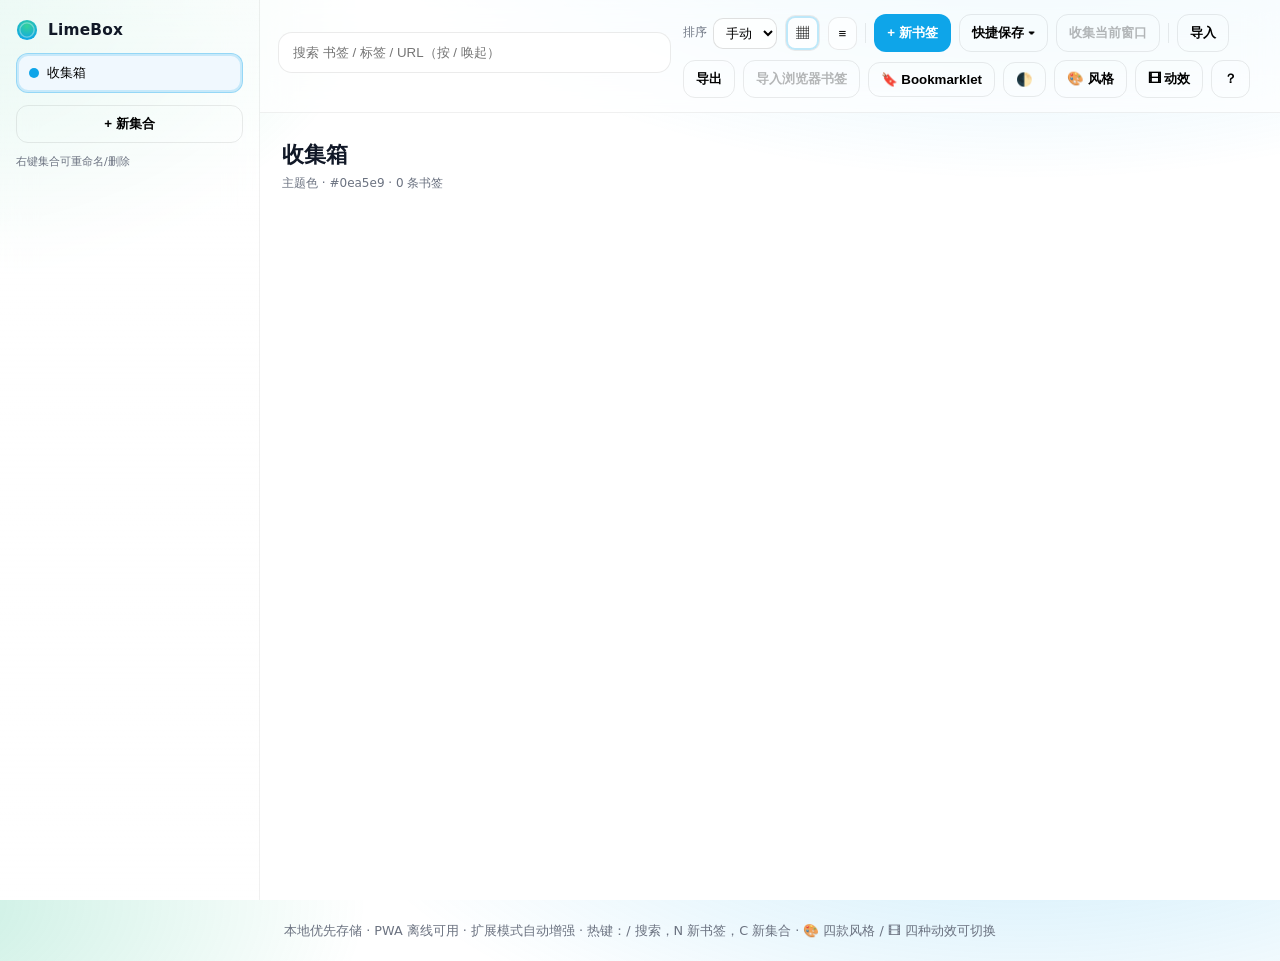
<file: index.html>
<!doctype html>
<html lang="zh-CN" data-page="app">
<head>
  <meta charset="utf-8" />
  <meta name="viewport" content="width=device-width, initial-scale=1" />
  <title>LimeBox — 现代书签集合</title>
  <meta name="theme-color" content="#0ea5e9">
  <link rel="manifest" href="site.webmanifest">
  <link rel="icon" href="icons/lime.svg">
  <meta name="description" content="轻量、现代的书签/集合管理器。灵感来自 Toby & Pinbox。">
  <link rel="stylesheet" href="styles.css">
</head>
<body>
  <noscript><div class="noscript">本页面需要启用 JavaScript。</div></noscript>
  <div id="debug" class="debug"></div>

  <div class="shell">
    <aside class="sidebar" id="sidebar">
      <div class="brand">
        <img src="icons/lime.svg" alt="LimeBox" class="logo">
        <strong>LimeBox</strong>
      </div>
      <nav id="collections" class="collections"></nav>
      <div class="sidebar-footer">
        <button id="btn-new-collection" class="btn ghost w-full">+ 新集合</button>
      </div>
      <div class="sidebar-hint">右键集合可重命名/删除</div>
    </aside>

    <main class="main">
      <header class="toolbar glass">
        <div class="search-wrap">
          <input id="search" type="search" placeholder="搜索 书签 / 标签 / URL（按 / 唤起）" autocomplete="off" />
          <div id="quick-tags" class="quick-tags" aria-live="polite"></div>
        </div>
        <div class="toolbar-actions">
          <label class="sort">
            排序
            <select id="sort-select">
              <option value="order">手动</option>
              <option value="created">创建</option>
              <option value="title">标题</option>
            </select>
          </label>
          <button id="btn-view-grid" class="icon-btn" title="宫格视图" aria-pressed="true">▦</button>
          <button id="btn-view-list" class="icon-btn" title="列表视图" aria-pressed="false">≡</button>
          <div class="split"></div>
          <button id="btn-new-bookmark" class="btn primary">+ 新书签</button>
          <div class="dropdown" id="quick-save">
            <button id="btn-quick-save" class="btn ghost">快捷保存 ▾</button>
            <div class="dropdown-menu" id="quick-save-menu" hidden></div>
          </div>
          <button id="btn-save-open-tabs" class="btn ghost" title="仅扩展模式可用">收集当前窗口</button>
          <div class="split"></div>
          <button id="btn-import-json" class="btn ghost">导入</button>
          <button id="btn-export-json" class="btn ghost">导出</button>
          <button id="btn-import-chrome" class="btn ghost" title="仅扩展模式可用">导入浏览器书签</button>
          <button id="btn-bookmarklet" class="btn ghost" title="安装收藏书签工具">🔖 Bookmarklet</button>
          <button id="btn-theme" class="btn ghost" title="切换主题">🌓</button>
          <button id="btn-style" class="btn ghost" title="切换风格（配色/圆角）">🎨 风格</button>
          <button id="btn-motion" class="btn ghost" title="切换动效">🎞 动效</button>
          <button id="btn-help" class="btn ghost" title="帮助/快捷键">？</button>
        </div>
      </header>

      <section class="board-head">
        <h1 id="board-title" class="board-title">收集箱</h1>
        <p id="board-sub" class="board-sub">用集合组织你的书签。支持标签、搜索与拖拽排序。</p>
      </section>

      <section id="grid" class="grid" aria-live="polite"></section>
    </main>
  </div>

  <!-- 书签编辑弹窗 -->
  <dialog id="dlg-bookmark" class="dialog">
    <form method="dialog" id="form-bookmark">
      <h3 id="dlg-bm-title">新建书签</h3>
      <div class="two-col">
        <label>标题 <input required name="title" placeholder="例如：LimeBox 项目" /></label>
        <label>链接 <input required name="url" type="url" placeholder="https://example.com" /></label>
      </div>
      <div class="two-col">
        <label>标签（逗号分隔） <input name="tags" placeholder="productivity, reading" /></label>
        <label>集合
          <select name="collectionId" id="bm-collection"></select>
        </label>
      </div>
      <label>备注 <textarea name="note" rows="3" placeholder="可选"></textarea></label>
      <menu>
        <button value="cancel" class="btn ghost">取消</button>
        <button value="ok" class="btn primary">保存</button>
      </menu>
      <input type="hidden" name="id" />
    </form>
  </dialog>

  <!-- 集合编辑弹窗（支持删除） -->
  <dialog id="dlg-collection" class="dialog">
    <form method="dialog" id="form-collection">
      <h3 id="dlg-col-title">新建集合</h3>
      <div class="two-col">
        <label>名称 <input required name="name" placeholder="例如：阅读清单" /></label>
        <label>颜色 <input name="color" type="color" value="#10b981" /></label>
        <label>上级集合 <select name="parentId" id="col-parent"><option value="">（无上级 / 根）</option></select></label>
      </div>
      <div id="col-danger" class="danger-zone" hidden>
        <strong>危险操作</strong>
        <label><input type="checkbox" id="col-move-to-inbox" checked> 删除时将书签移动到“收集箱”</label>
        <p class="muted">若不勾选，删除集合将同时删除其中的书签。</p>
        <button type="button" id="btn-col-delete" class="btn danger">删除该集合</button>
      </div>
      <menu>
        <button value="cancel" class="btn ghost">取消</button>
        <button value="ok" class="btn primary">保存</button>
      </menu>
      <input type="hidden" name="id" />
    </form>
  </dialog>

  <!-- 帮助 -->
  <dialog id="dlg-help" class="dialog">
    <form method="dialog">
      <h3>帮助 & 快捷键</h3>
      <ul class="help-list">
        <li>按 <kbd>/</kbd> 聚焦搜索</li>
        <li>按 <kbd>N</kbd> 新建书签</li>
        <li>按 <kbd>C</kbd> 新建集合</li>
        <li>点击卡片上的 <em>🔗</em> 打开、<em>✏️</em> 编辑、<em>🗑️</em> 删除</li>
        <li>书签卡片支持拖拽排序（选择“手动”排序）</li>
        <li>右键集合标签可重命名或删除</li>
        <li>“🔖 Bookmarklet” 可一键把当前网页发送到 LimeBox</li>
      </ul>
      <menu>
        <button value="ok" class="btn primary">知道了</button>
      </menu>
    </form>
  </dialog>

  <footer class="foot">
    <small>本地优先存储 · PWA 离线可用 · 扩展模式自动增强 · 热键：/ 搜索，N 新书签，C 新集合 · 🎨 四款风格 / 🎞 四种动效可切换</small>
  </footer>

  <script>
    // 预览模式：index.html?demo=1 或 preview.html 会注入示例数据
    window.LimeDemo = window.LimeDemo || (new URL(location.href).searchParams.get('demo') === '1');

    // 简易错误提示
    window.addEventListener('error', (e) => {
      const box = document.getElementById('debug');
      if (!box) return;
      box.style.display = 'block';
      box.textContent = 'Runtime error: ' + (e.message || e.error);
    });
  </script>
  <script defer src="storage.js"></script>
  <script defer src="app.js"></script>
  <script>
    if ('serviceWorker' in navigator && !location.href.startsWith('chrome-extension://')) {
      navigator.serviceWorker.register('./service-worker.js').catch(console.warn);
    }

    // <dialog> 兼容处理（简易 polyfill）
    (function(){
      const supported = !!window.HTMLDialogElement && !!HTMLDialogElement.prototype.showModal;
      if (supported) return;
      document.querySelectorAll('dialog').forEach(dlg => {
        if (!dlg.showModal) {
          dlg.showModal = function(){ this.setAttribute('open',''); };
        }
        if (!dlg.close) {
          dlg.close = function(){ this.removeAttribute('open'); };
        }
      });
    })();
  </script>
</body>
</html>
</file>
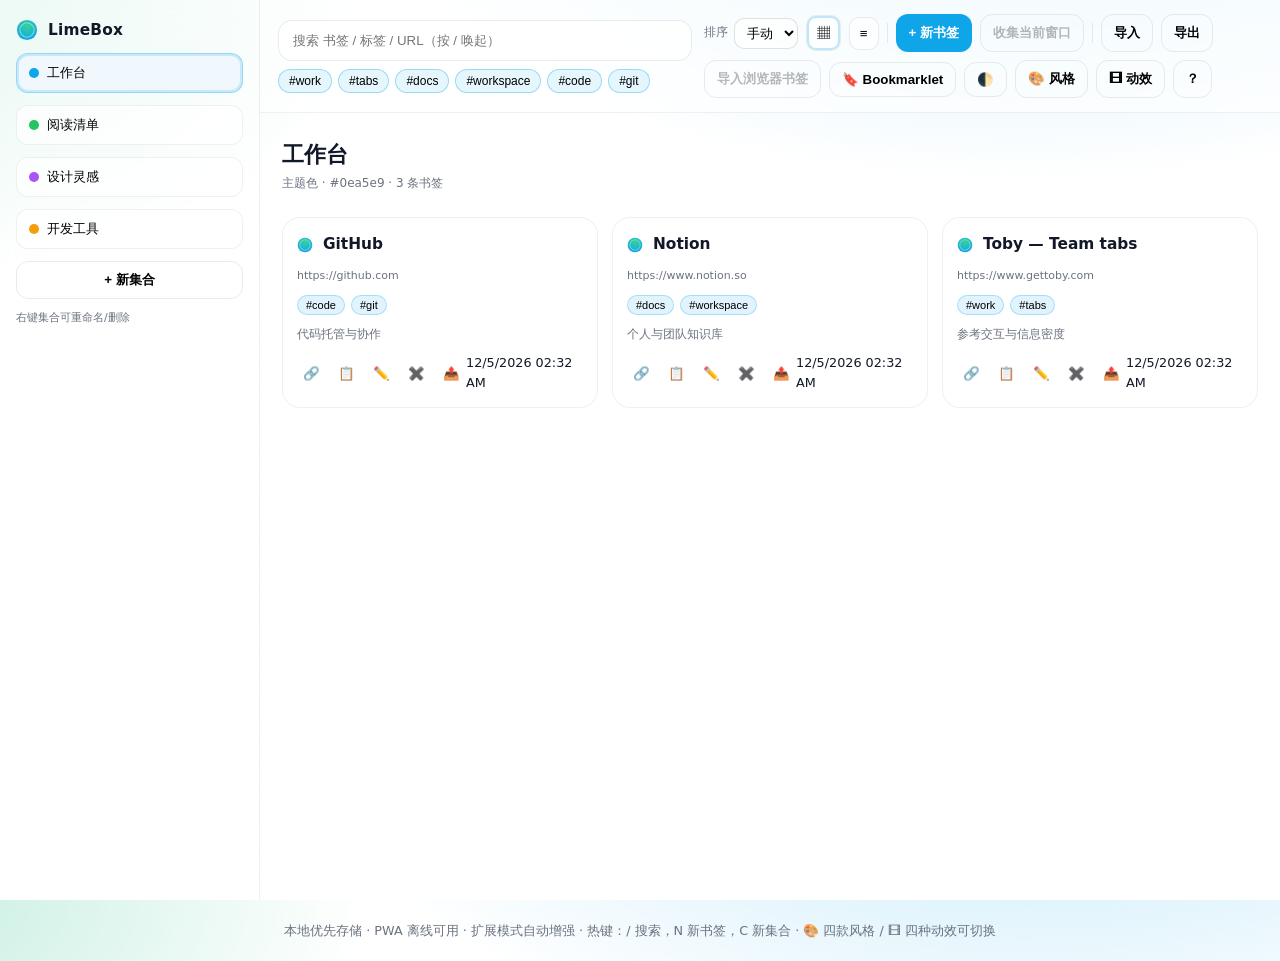
<file: preview.html>
<!doctype html>
<html lang="zh-CN" data-page="preview">
<head>
  <meta charset="utf-8" />
  <meta name="viewport" content="width=device-width, initial-scale=1" />
  <title>LimeBox 预览</title>
  <link rel="icon" href="icons/lime.svg">
  <link rel="stylesheet" href="styles.css">
</head>
<body>
  <script>window.LimeDemo = true;</script>
  
  <noscript><div class="noscript">本页面需要启用 JavaScript。</div></noscript>
  <div id="debug" class="debug"></div>

  <div class="shell">
    <aside class="sidebar" id="sidebar">
      <div class="brand">
        <img src="icons/lime.svg" alt="LimeBox" class="logo">
        <strong>LimeBox</strong>
      </div>
      <nav id="collections" class="collections"></nav>
      <div class="sidebar-footer">
        <button id="btn-new-collection" class="btn ghost w-full">+ 新集合</button>
      </div>
      <div class="sidebar-hint">右键集合可重命名/删除</div>
    </aside>

    <main class="main">
      <header class="toolbar glass">
        <div class="search-wrap">
          <input id="search" type="search" placeholder="搜索 书签 / 标签 / URL（按 / 唤起）" autocomplete="off" />
          <div id="quick-tags" class="quick-tags" aria-live="polite"></div>
        </div>
        <div class="toolbar-actions">
          <label class="sort">
            排序
            <select id="sort-select">
              <option value="order">手动</option>
              <option value="created">创建</option>
              <option value="title">标题</option>
            </select>
          </label>
          <button id="btn-view-grid" class="icon-btn" title="宫格视图" aria-pressed="true">▦</button>
          <button id="btn-view-list" class="icon-btn" title="列表视图" aria-pressed="false">≡</button>
          <div class="split"></div>
          <button id="btn-new-bookmark" class="btn primary">+ 新书签</button>
          <button id="btn-save-open-tabs" class="btn ghost" title="仅扩展模式可用">收集当前窗口</button>
          <div class="split"></div>
          <button id="btn-import-json" class="btn ghost">导入</button>
          <button id="btn-export-json" class="btn ghost">导出</button>
          <button id="btn-import-chrome" class="btn ghost" title="仅扩展模式可用">导入浏览器书签</button>
          <button id="btn-bookmarklet" class="btn ghost" title="安装收藏书签工具">🔖 Bookmarklet</button>
          <button id="btn-theme" class="btn ghost" title="切换主题">🌓</button>
          <button id="btn-style" class="btn ghost" title="切换风格（配色/圆角）">🎨 风格</button>
          <button id="btn-motion" class="btn ghost" title="切换动效">🎞 动效</button>
          <button id="btn-help" class="btn ghost" title="帮助/快捷键">？</button>
        </div>
      </header>

      <section class="board-head">
        <h1 id="board-title" class="board-title">收集箱</h1>
        <p id="board-sub" class="board-sub">用集合组织你的书签。支持标签、搜索与拖拽排序。</p>
      </section>

      <section id="grid" class="grid" aria-live="polite"></section>
    </main>
  </div>

  <!-- 书签编辑弹窗 -->
  <dialog id="dlg-bookmark" class="dialog">
    <form method="dialog" id="form-bookmark">
      <h3 id="dlg-bm-title">新建书签</h3>
      <div class="two-col">
        <label>标题 <input required name="title" placeholder="例如：LimeBox 项目" /></label>
        <label>链接 <input required name="url" type="url" placeholder="https://example.com" /></label>
      </div>
      <div class="two-col">
        <label>标签（逗号分隔） <input name="tags" placeholder="productivity, reading" /></label>
        <label>集合
          <select name="collectionId" id="bm-collection"></select>
        </label>
      </div>
      <label>备注 <textarea name="note" rows="3" placeholder="可选"></textarea></label>
      <menu>
        <button value="cancel" class="btn ghost">取消</button>
        <button value="ok" class="btn primary">保存</button>
      </menu>
      <input type="hidden" name="id" />
    </form>
  </dialog>

  <!-- 集合编辑弹窗（支持删除） -->
  <dialog id="dlg-collection" class="dialog">
    <form method="dialog" id="form-collection">
      <h3 id="dlg-col-title">新建集合</h3>
      <div class="two-col">
        <label>名称 <input required name="name" placeholder="例如：阅读清单" /></label>
        <label>颜色 <input name="color" type="color" value="#10b981" /></label>
      </div>
      <div id="col-danger" class="danger-zone" hidden>
        <strong>危险操作</strong>
        <label><input type="checkbox" id="col-move-to-inbox" checked> 删除时将书签移动到“收集箱”</label>
        <p class="muted">若不勾选，删除集合将同时删除其中的书签。</p>
        <button type="button" id="btn-col-delete" class="btn danger">删除该集合</button>
      </div>
      <menu>
        <button value="cancel" class="btn ghost">取消</button>
        <button value="ok" class="btn primary">保存</button>
      </menu>
      <input type="hidden" name="id" />
    </form>
  </dialog>

  <!-- 帮助 -->
  <dialog id="dlg-help" class="dialog">
    <form method="dialog">
      <h3>帮助 & 快捷键</h3>
      <ul class="help-list">
        <li>按 <kbd>/</kbd> 聚焦搜索</li>
        <li>按 <kbd>N</kbd> 新建书签</li>
        <li>按 <kbd>C</kbd> 新建集合</li>
        <li>点击卡片上的 <em>🔗</em> 打开、<em>✏️</em> 编辑、<em>🗑️</em> 删除</li>
        <li>书签卡片支持拖拽排序（选择“手动”排序）</li>
        <li>右键集合标签可重命名或删除</li>
        <li>“🔖 Bookmarklet” 可一键把当前网页发送到 LimeBox</li>
      </ul>
      <menu>
        <button value="ok" class="btn primary">知道了</button>
      </menu>
    </form>
  </dialog>

  <footer class="foot">
    <small>本地优先存储 · PWA 离线可用 · 扩展模式自动增强 · 热键：/ 搜索，N 新书签，C 新集合 · 🎨 四款风格 / 🎞 四种动效可切换</small>
  </footer>

  <script>
    // 预览模式：index.html?demo=1 或 preview.html 会注入示例数据
    window.LimeDemo = window.LimeDemo || (new URL(location.href).searchParams.get('demo') === '1');

    // 简易错误提示
    window.addEventListener('error', (e) => {
      const box = document.getElementById('debug');
      if (!box) return;
      box.style.display = 'block';
      box.textContent = 'Runtime error: ' + (e.message || e.error);
    });
  </script>
  <script defer src="storage.js"></script>
  <script defer src="app.js"></script>
  <script>
    if ('serviceWorker' in navigator && !location.href.startsWith('chrome-extension://')) {
      navigator.serviceWorker.register('./service-worker.js').catch(console.warn);
    }

    // <dialog> 兼容处理（简易 polyfill）
    (function(){
      const supported = !!window.HTMLDialogElement && !!HTMLDialogElement.prototype.showModal;
      if (supported) return;
      document.querySelectorAll('dialog').forEach(dlg => {
        if (!dlg.showModal) {
          dlg.showModal = function(){ this.setAttribute('open',''); };
        }
        if (!dlg.close) {
          dlg.close = function(){ this.removeAttribute('open'); };
        }
      });
    })();
  </script>
</body>
</html>
</file>
<file: styles.css>
:root{
  --bg: 255 255 255;
  --fg: 17 24 39;
  --muted: 107 114 128;
  --accent: 14 165 233;

  --radius: 16px;
  --blur: 14px;

  --bg-grad-a: var(--accent);
  --bg-grad-b: 16 185 129;

  --motion-ease: cubic-bezier(.2,.8,.2,1);
  --motion-fast: 120ms;
  --motion-medium: 220ms;
  --motion-slow: 360ms;
  --hover-raise: 2px;
  --shadow-1: 0 6px 16px rgb(0 0 0 / .07);
  --shadow-2: 0 18px 38px rgb(0 0 0 / .12);

  --text-xs: clamp(11px, 0.75vw, 12px);
  --text-sm: clamp(12px, 0.9vw, 14px);
  --text-md: clamp(14px, 1.2vw, 16px);
  --text-lg: clamp(16px, 1.6vw, 18px);
  --text-xl: clamp(18px, 1.9vw, 22px);
}
@media (prefers-color-scheme: dark){
  :root { --bg: 17 24 39; --fg: 229 231 235; --muted: 148 163 184; }
}
:root[data-theme="dark"] { --bg: 17 24 39; --fg: 229 231 235; --muted: 148 163 184; }
:root[data-theme="light"] { --bg: 255 255 255; --fg: 17 24 39; --muted: 107 114 128; }
* { box-sizing: border-box; }
html, body { height: 100%; }
body {
  margin: 0;
  color: rgb(var(--fg));
  background:
    radial-gradient(1200px 600px at 80% -20%, rgb(var(--bg-grad-a) / .25), transparent 60%),
    radial-gradient(900px 500px at -10% 0%, rgb(var(--bg-grad-b) / .25), transparent 55%),
    rgb(var(--bg));
  font-family: ui-sans-serif,-apple-system,system-ui,"Segoe UI",Roboto,"PingFang SC","Noto Sans CJK SC","Microsoft YaHei",sans-serif;
  line-height: 1.6;
  font-size: var(--text-md);
}
.noscript{padding:12px;background:#fee2e2;color:#7f1d1d;text-align:center}
.debug{display:none;position:fixed;left:12px;bottom:12px;padding:8px 10px;border-radius:8px;background:#111827;color:#fff;font:12px/1.4 ui-sans-serif;z-index:9999;}

.shell{ display: grid; grid-template-columns: 260px 1fr; min-height: 100vh; }
@media (max-width: 960px){
  .shell{ grid-template-columns: 1fr; }
  .sidebar{ position: sticky; top: 0; z-index: 10; display: flex; gap: 10px; align-items: center; padding: 12px 16px; overflow-x: auto; }
  .collections{ display: flex; flex-wrap: nowrap; gap: 8px; }
  .sidebar-footer{ display: none; }
}

.sidebar{
  padding: 18px 16px; border-right: 1px solid rgb(0 0 0 / .06);
  backdrop-filter: blur(var(--blur));
  background: linear-gradient(to bottom, rgb(255 255 255 / .6), rgb(255 255 255 / 0));
}
@media (prefers-color-scheme: dark){
  .sidebar{ border-color: rgb(255 255 255 / .08); background: linear-gradient(to bottom, rgb(17 24 39 / .6), rgb(17 24 39 / 0)); }
}
.brand{ display:flex; gap:10px; align-items:center; margin-bottom: 10px;}
.brand .logo{ width:22px; height:22px;}
.brand strong{ letter-spacing:.2px; }
.sidebar-hint{ color: rgb(var(--muted)); font-size: var(--text-xs); margin-top: 10px; }

.collections .pill{
  width: 100%; display: flex; align-items: center; gap: 8px;
  border-radius: 12px; padding: 10px 12px;
  border: 1px solid rgb(0 0 0 / .06); cursor: pointer; background: rgb(var(--bg) / .7);
  transition: transform var(--motion-fast) var(--motion-ease), box-shadow var(--motion-medium) var(--motion-ease), background var(--motion-medium) var(--motion-ease);
}
.collections .pill:hover{ transform: translateY(-1px); box-shadow: var(--shadow-1); }
.collections .pill .dot{ width: 10px; height: 10px; border-radius: 999px; }
.collections .pill.current{
  background: color-mix(in oklab, rgb(var(--bg)), rgb(var(--accent)) 8%);
  border-color: rgb(var(--accent) / .4);
  box-shadow: 0 0 0 2px rgb(var(--accent) / .18) inset;
}

.sidebar .w-full{ width:100%; }
.main{ position: relative; }
.toolbar{
  position: sticky; top: 0; z-index: 9; display: flex; gap: 12px; align-items: center; justify-content: space-between;
  padding: 14px 18px; border-bottom: 1px solid rgb(0 0 0 / .06);
}
.glass{ background: rgb(var(--bg) / .65); backdrop-filter: blur(var(--blur)); }
@media (prefers-color-scheme: dark){ .toolbar{ border-color: rgb(255 255 255 / .08); } }
.search-wrap{ display: grid; gap: 8px; align-items: center; width: min(760px, 100%); }
.search-wrap input[type="search"]{
  width: 100%; padding: 12px 14px; border-radius: 14px; border: 1px solid rgb(0 0 0 / .08);
  outline: none; background: rgb(var(--bg) / .75); box-shadow: 0 0 0 2px transparent;
  transition: box-shadow var(--motion-medium) var(--motion-ease), border-color var(--motion-medium) var(--motion-ease);
}
.search-wrap input[type="search"]:focus{ border-color: rgb(var(--accent) / .5); box-shadow: 0 0 0 3px rgb(var(--accent) / .18); }
.quick-tags{ display:flex; gap: 6px; flex-wrap: wrap; }
.quick-tags .chip{
  font-size: var(--text-sm); padding: 4px 10px; border-radius: 999px;
  border: 1px solid rgb(var(--accent) / .35); background: rgb(var(--accent) / .1); cursor: pointer;
  transition: background var(--motion-medium) var(--motion-ease), box-shadow var(--motion-medium) var(--motion-ease);
}
.quick-tags .chip[aria-pressed="true"]{ background: rgb(var(--accent) / .2); box-shadow: 0 0 0 2px rgb(var(--accent) / .2) inset; }

.toolbar-actions{ display:flex; gap:8px; align-items:center; flex-wrap: wrap; }
.split{ width:1px; height: 20px; background: rgb(0 0 0 / .08); }
@media (prefers-color-scheme: dark){ .split{ background: rgb(255 255 255 / .08); } }
.sort{ display:flex; align-items:center; gap:6px; font-size: var(--text-sm); color: rgb(var(--muted)); }
.sort select{ padding:6px 8px; border-radius: 10px; border: 1px solid rgb(0 0 0 / .12); background: rgb(var(--bg) / .7); }

.btn{
  border: 1px solid rgb(0 0 0 / .08);
  border-radius: 12px; padding: 9px 12px; cursor: pointer;
  background: rgb(var(--bg) / .7);
  font-weight: 600;
  transition: box-shadow var(--motion-medium) var(--motion-ease);
}
.btn:hover{ box-shadow: 0 0 0 3px rgb(var(--accent) / .2) inset; }
.btn.primary{ background: rgb(var(--accent)); color: white; border-color: transparent; }
.btn.ghost{ background: transparent; }
.btn.danger{ border-color: #ef4444; color: #b91c1c; }
.icon-btn{
  border: 1px solid rgb(0 0 0 / .08);
  background: rgb(var(--bg) / .6);
  padding: 8px 10px; border-radius: 10px; cursor: pointer;
  transition: box-shadow var(--motion-medium) var(--motion-ease);
}
.icon-btn[aria-pressed="true"]{ box-shadow: 0 0 0 2px rgb(var(--accent) / .26) inset; }

.board-head{ padding: 16px 22px; }
.board-title{ margin: 8px 0 2px; font-size: var(--text-xl); font-weight: 800; letter-spacing: .2px; }
.board-sub{ margin: 0; color: rgb(var(--muted)); font-size: var(--text-sm); }

.grid{
  padding: 8px 22px 40px;
  display: grid;
  grid-template-columns: repeat(auto-fill, minmax(240px, 1fr));
  gap: 14px;
}
.grid.list{ grid-template-columns: 1fr; }

.card{
  background: color-mix(in oklab, rgb(var(--bg) / .85) 70%, white 30%);
  border: 1px solid rgb(0 0 0 / .06);
  border-radius: var(--radius);
  padding: 14px;
  backdrop-filter: blur(var(--blur));
  display: grid; gap: 10px;
  transition: transform var(--motion-medium) var(--motion-ease), box-shadow var(--motion-medium) var(--motion-ease);
  animation: card-in var(--motion-slow) var(--motion-ease) 1 both;
}
@media (prefers-color-scheme: dark){
  .card{ background: color-mix(in oklab, rgb(17 24 39 / .8) 70%, black 30%); border-color: rgb(255 255 255 / .08); }
}
.card:hover{ transform: translateY(calc(-1 * var(--hover-raise))); box-shadow: var(--shadow-2); }
.card.dragging{ opacity: .6; outline: 2px dashed rgb(var(--accent)); }

.card .row{ display:flex; gap:10px; align-items:center; min-width:0; }
.card .favicon{ width:16px; height:16px; border-radius: 4px; }
.card .title{ font-weight: 700; overflow: hidden; text-overflow: ellipsis; white-space: nowrap; }
.card .url{ color: rgb(var(--muted)); font-size: var(--text-xs); overflow: hidden; text-overflow: ellipsis; white-space: nowrap; }

.tags{ display:flex; gap:6px; flex-wrap:wrap; }
.tag{ font-size: var(--text-xs); padding: 3px 8px; border-radius: 999px;
  background: rgb(var(--accent) / .12); border: 1px solid rgb(var(--accent) / .28); transition: background var(--motion-medium) var(--motion-ease), box-shadow var(--motion-medium) var(--motion-ease); }
.tag:hover{ box-shadow: 0 0 0 2px rgb(var(--accent) / .2) inset; }

.note{ font-size: var(--text-sm); color: rgb(var(--muted)); line-height: 1.5;
  display: -webkit-box; -webkit-line-clamp: 3; -webkit-box-orient: vertical; overflow: hidden; }

.card .ops{ display:flex; justify-content: space-between; align-items: center; }
.card .ops .left{ display:flex; gap:6px; align-items:center; }
.card .ops .icon-btn{ border: none; background: transparent; padding: 6px; border-radius: 8px; }
.card .ops .icon-btn:hover{ background: rgb(0 0 0 / .06); }
@media (prefers-color-scheme: dark){ .card .ops .icon-btn:hover{ background: rgb(255 255 255 / .08); } }

.dialog{ border: none; border-radius: 16px; padding: 0; max-width: 700px; width: 92vw; }
.dialog form{ padding: 18px; display: grid; gap: 12px; }
.dialog h3{ margin: 0 0 6px; }
.dialog .two-col{ display: grid; grid-template-columns: 1fr 1fr; gap: 10px; }
@media (max-width: 720px){ .dialog .two-col{ grid-template-columns: 1fr; } }
.dialog label{ display:grid; gap:6px; font-size: var(--text-sm); }
.dialog input, .dialog textarea, .dialog select{
  padding: 10px 12px; border-radius: 12px; border: 1px solid rgb(0 0 0 / .12);
  background: rgb(var(--bg) / .75); color: rgb(var(--fg));
}
.dialog menu{ display:flex; justify-content:flex-end; gap:8px; padding-top: 8px; }
.danger-zone{ border: 1px dashed #ef4444; padding: 10px; border-radius: 12px; background: rgba(239,68,68,.05); }
.muted{ color: rgb(var(--muted)); }
.help-list{ margin: 0; padding-left: 18px; }
.help-list li{ margin: 6px 0; }

.tools-main{ max-width: 760px; margin: 60px auto; padding: 0 16px; }
.bookmarklet{ display:inline-block; padding: 8px 12px; border:1px solid rgb(0 0 0 / .12); border-radius: 12px; background: rgb(var(--bg) / .8); text-decoration:none; font-weight:700; }
.foot{ text-align:center; padding: 18px; color: rgb(var(--muted)); }

:root[data-style="citrus"]{ --radius: 18px; --blur: 16px; --bg-grad-a: var(--accent); --bg-grad-b: 16 185 129; }
:root[data-style="noir"]{ --radius: 12px; --blur: 10px; --bg-grad-a: 56 189 248; --bg-grad-b: 99 102 241; }
:root[data-style="pastel"]{ --radius: 20px; --blur: 18px; --bg-grad-a: 110 231 183; --bg-grad-b: 196 181 253; }
:root[data-style="mono"]{ --radius: 14px; --blur: 12px; --bg-grad-a: 156 163 175; --bg-grad-b: 209 213 219; }

:root[data-motion="calm"]{ --motion-ease: cubic-bezier(.2,.8,.2,1); --motion-fast:120ms; --motion-medium:220ms; --motion-slow:360ms; --hover-raise:2px;}
:root[data-motion="snappy"]{ --motion-ease: cubic-bezier(.2,.9,.1,1.1); --motion-fast:80ms; --motion-medium:160ms; --motion-slow:240ms; --hover-raise:4px;}
:root[data-motion="floaty"]{ --motion-ease: cubic-bezier(.16,.84,.28,1); --motion-fast:140ms; --motion-medium:260ms; --motion-slow:420ms; --hover-raise:3px;}
:root[data-motion="minimal"]{ --motion-ease: linear; --motion-fast:60ms; --motion-medium:120ms; --motion-slow:160ms; --hover-raise:0px;}

@keyframes card-in { from { opacity: 0; transform: translateY(6px) scale(.98);} to{ opacity:1; transform:none;} }
@media (prefers-reduced-motion: reduce){ *{ animation: none !important; transition:none !important; } }


/* === NEW: 二级集合侧栏样式 === */
.col-group { display: flex; flex-direction: column; gap: 6px; margin-bottom: 6px; }
.col-children { display: flex; flex-direction: column; gap: 6px; padding-left: 24px; }
.pill--child { opacity: .9; }
.pill--child .name::before { content: '↳ '; opacity: .7; }

/* === NEW: 对话框动画与遮罩 === */
.dialog[open]{ animation: popup var(--motion-medium) var(--motion-ease); }
.dialog::backdrop{ background: rgb(0 0 0 / .45); animation: fadeIn var(--motion-fast) var(--motion-ease); }
@keyframes popup { from { opacity: 0; transform: translateY(8px) scale(.98);} to { opacity: 1; transform: none; } }
@keyframes fadeIn { from { opacity: 0; } to { opacity: 1; } }

/* === NEW: 卡片出现动效 === */
.card { animation: cardIn var(--motion-fast) var(--motion-ease); }
@keyframes cardIn { from { opacity: 0; transform: translateY(6px);} to { opacity: 1; transform: none; } }

/* === NEW: 下拉菜单（快捷保存） === */
.dropdown { position: relative; }
.dropdown-menu { position: absolute; top: calc(100% + 6px); right: 0; min-width: 220px; background: rgb(255 255 255 / .9); border: 1px solid rgb(0 0 0 / .06); border-radius: 12px; padding: 8px; box-shadow: var(--shadow-2); }
@media (prefers-color-scheme: dark){ .dropdown-menu { background: rgb(17 24 39 / .9); border-color: rgb(255 255 255 / .08); } }
.dropdown-menu[hidden]{ display: none; }
.dropdown-menu button { display: block; width: 100%; text-align: left; padding: 8px; background: transparent; border: none; border-radius: 8px; }
.dropdown-menu button:hover { background: rgb(0 0 0 / .06); }
@media (prefers-color-scheme: dark){ .dropdown-menu button:hover{ background: rgb(255 255 255 / .08); } }
</file>
